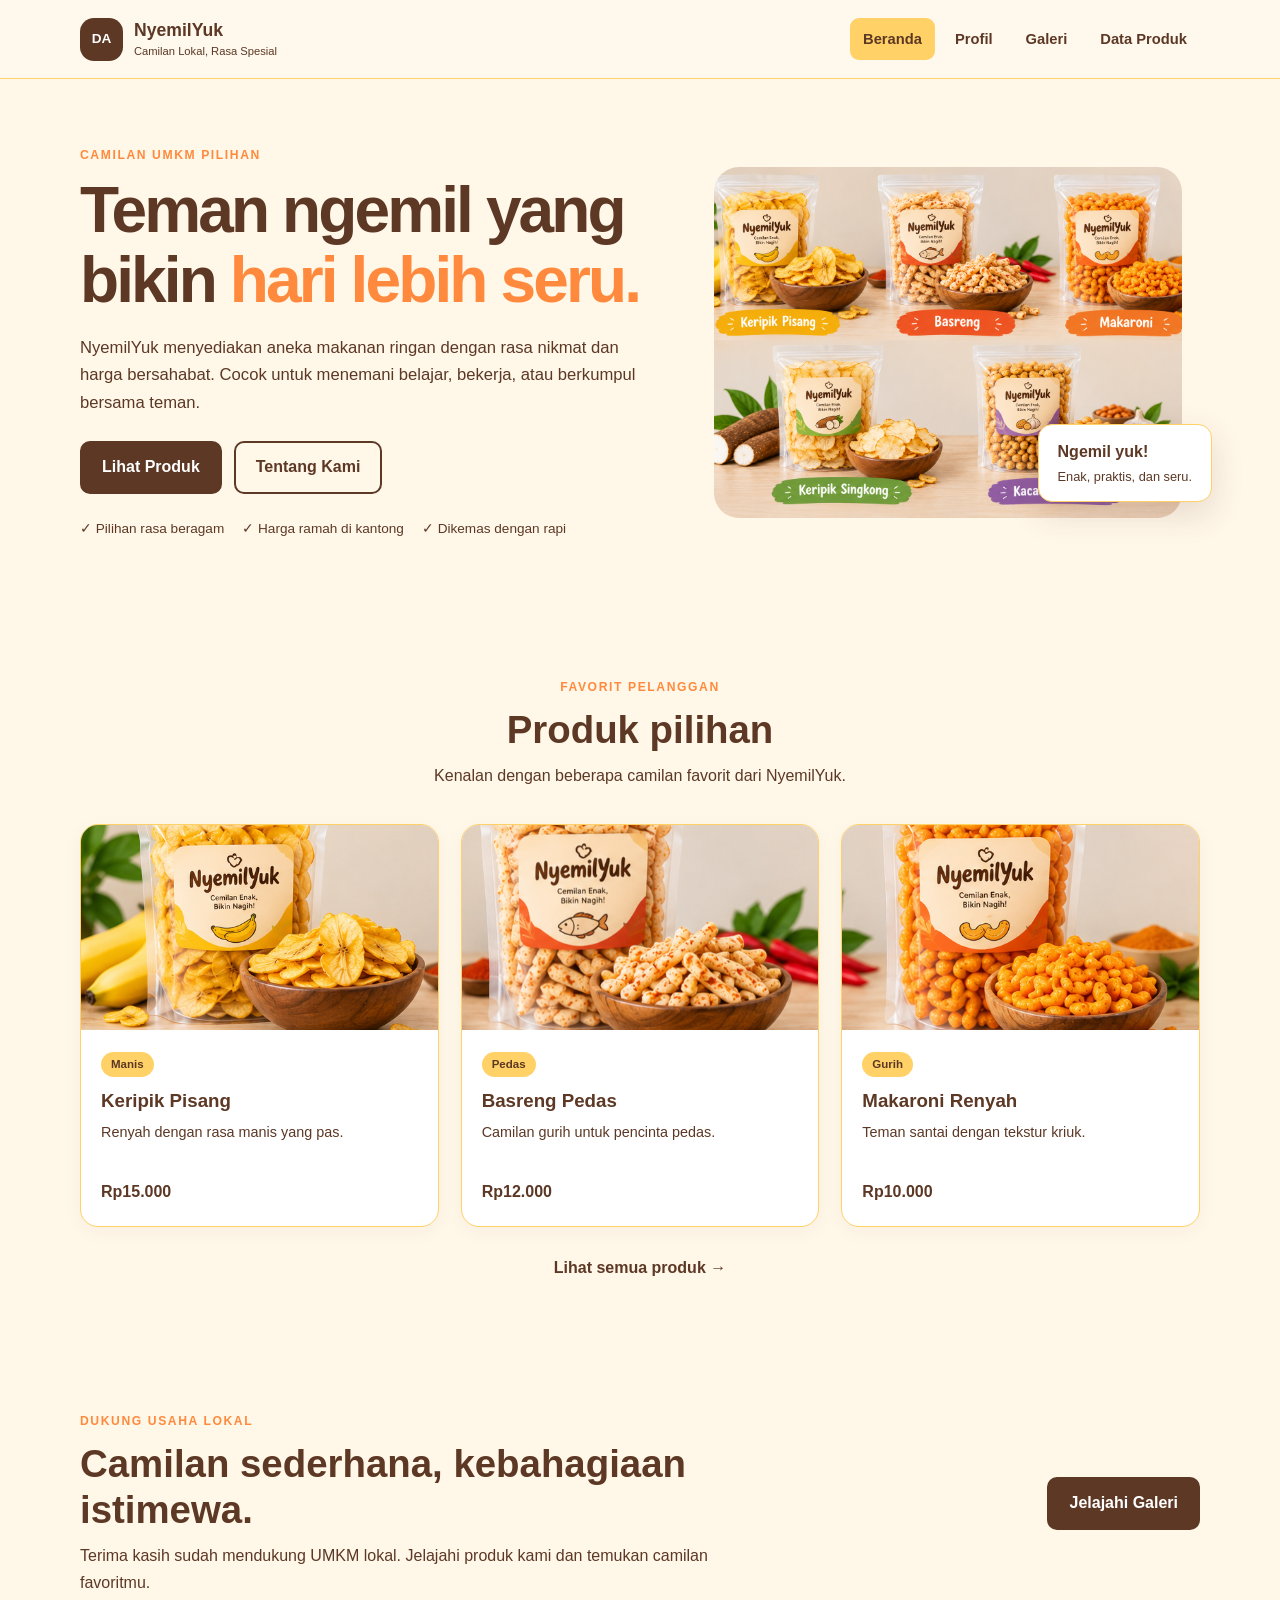
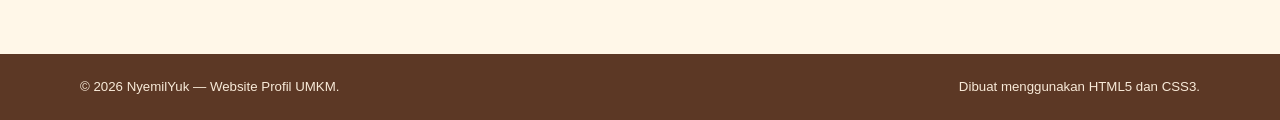
<file: index.html>
<!DOCTYPE html>
<html lang="id">
<head>
  <meta charset="UTF-8">
  <meta name="viewport" content="width=device-width, initial-scale=1.0">
  <title>NyemilYuk | Beranda</title>
  <link rel="stylesheet" href="assets/css/style.css">
</head>
<body>
  <header class="site-header">
    <div class="container nav-wrap">
      <a class="brand" href="index.html"><span class="brand-mark">DA</span><span>NyemilYuk<small>Camilan Lokal, Rasa Spesial</small></span></a>
      <nav aria-label="Navigasi utama">
        <a class="active" href="index.html">Beranda</a>
        <a href="profil.html">Profil</a>
        <a href="galeri.html">Galeri</a>
        <a href="data.html">Data Produk</a>
      </nav>
    </div>
  </header>

  <main>
    <section class="hero container">
      <div class="hero-copy">
        <p class="eyebrow">Camilan UMKM Pilihan</p>
        <h1>Teman ngemil yang bikin <span>hari lebih seru.</span></h1>
        <p>NyemilYuk menyediakan aneka makanan ringan dengan rasa nikmat dan harga bersahabat. Cocok untuk menemani belajar, bekerja, atau berkumpul bersama teman.</p>
        <div class="hero-actions">
          <a class="button" href="data.html">Lihat Produk</a>
          <a class="button button-light" href="profil.html">Tentang Kami</a>
        </div>
        <ul class="benefits">
          <li>✓ Pilihan rasa beragam</li>
          <li>✓ Harga ramah di kantong</li>
          <li>✓ Dikemas dengan rapi</li>
        </ul>
      </div>
      <div class="hero-art">
        <img src="assets/images/produk.png" alt="Aneka camilan NyemilYuk">
        <div class="floating-note"><strong>Ngemil yuk!</strong><span>Enak, praktis, dan seru.</span></div>
      </div>
    </section>

    <section class="section section-soft">
      <div class="container">
        <div class="section-heading">
          <p class="eyebrow">Favorit pelanggan</p>
          <h2>Produk pilihan</h2>
          <p>Kenalan dengan beberapa camilan favorit dari NyemilYuk.</p>
        </div>
        <div class="product-grid">
          <article class="product-card">
            <img src="assets/images/pisang.png" alt="Ilustrasi keripik pisang">
            <div class="product-info"><span class="tag">Manis</span><h3>Keripik Pisang</h3><p>Renyah dengan rasa manis yang pas.</p><strong>Rp15.000</strong></div>
          </article>
          <article class="product-card">
            <img src="assets/images/basreng.png" alt="Ilustrasi basreng pedas">
            <div class="product-info"><span class="tag">Pedas</span><h3>Basreng Pedas</h3><p>Camilan gurih untuk pencinta pedas.</p><strong>Rp12.000</strong></div>
          </article>
          <article class="product-card">
            <img src="assets/images/makaroni.png" alt="Ilustrasi makaroni renyah">
            <div class="product-info"><span class="tag">Gurih</span><h3>Makaroni Renyah</h3><p>Teman santai dengan tekstur kriuk.</p><strong>Rp10.000</strong></div>
          </article>
        </div>
        <div class="center"><a class="text-link" href="data.html">Lihat semua produk →</a></div>
      </div>
    </section>

    <section class="container callout">
      <div><p class="eyebrow">Dukung usaha lokal</p><h2>Camilan sederhana, kebahagiaan istimewa.</h2><p>Terima kasih sudah mendukung UMKM lokal. Jelajahi produk kami dan temukan camilan favoritmu.</p></div>
      <a class="button" href="galeri.html">Jelajahi Galeri</a>
    </section>
  </main>

  <footer class="site-footer"><div class="container footer-inner"><p>© 2026 NyemilYuk — Website Profil UMKM.</p><p>Dibuat menggunakan HTML5 dan CSS3.</p></div></footer>
</body>
</html>
</file>
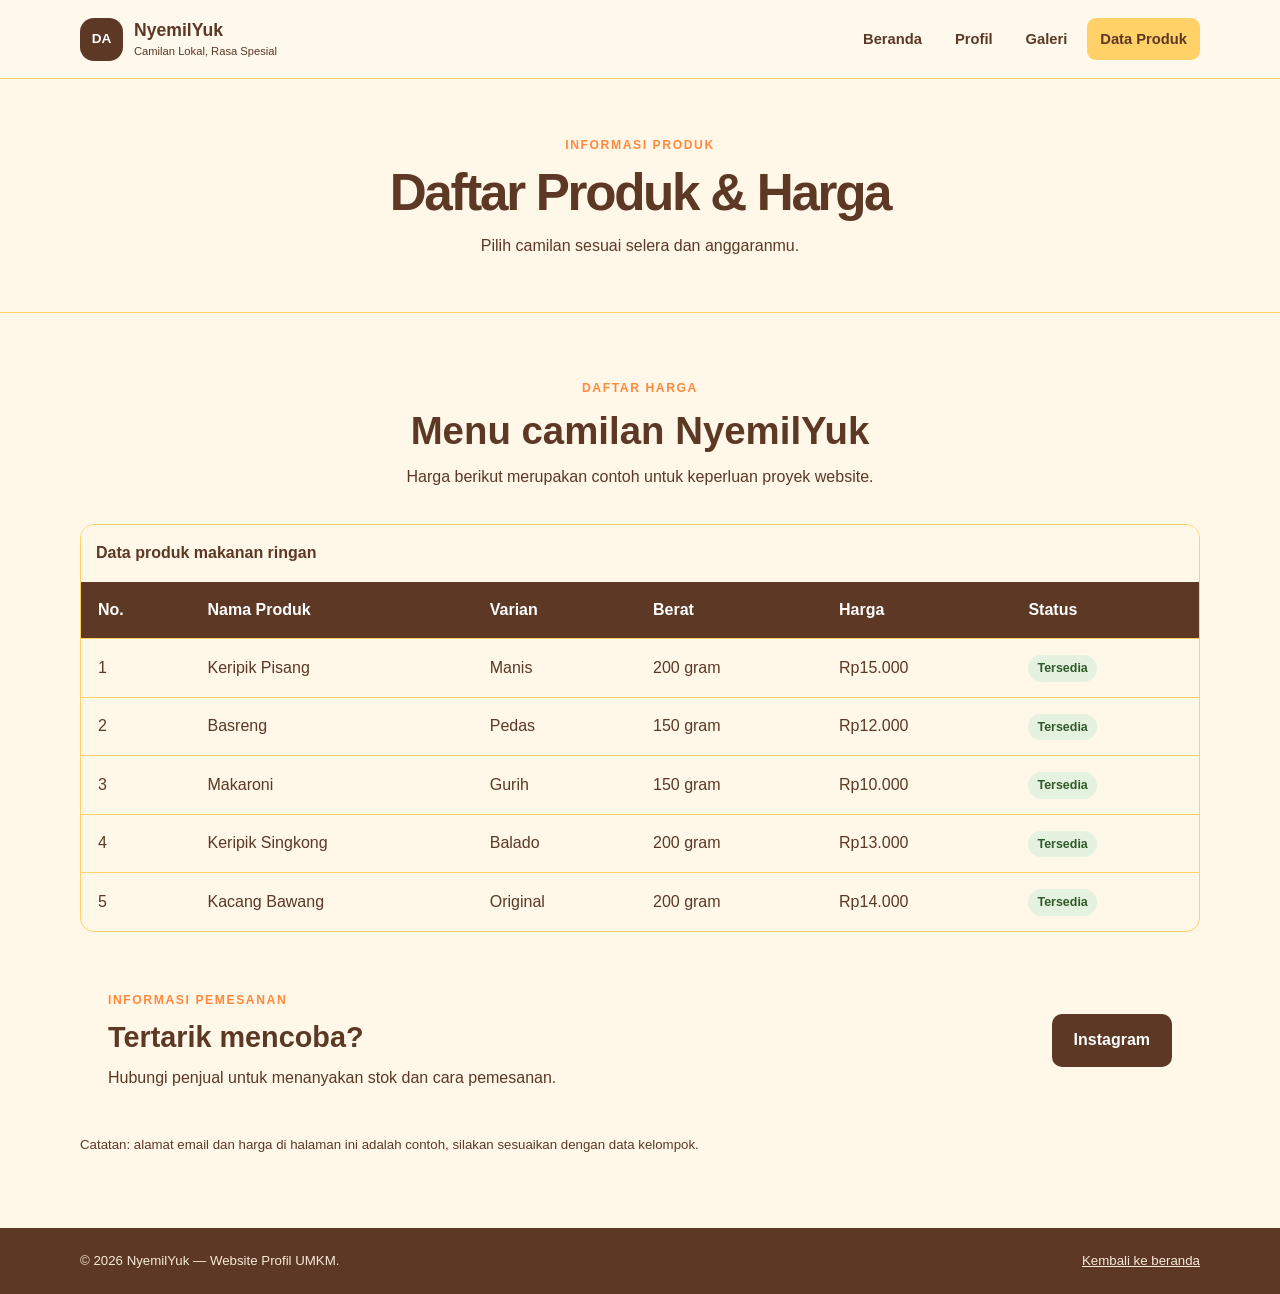
<file: data.html>
<!DOCTYPE html>
<html lang="id">
<head>
  <meta charset="UTF-8">
  <meta name="viewport" content="width=device-width, initial-scale=1.0">
  <title>NyemilYuk | Data Produk</title>
  <link rel="stylesheet" href="assets/css/style.css">
</head>
<body>
  <header class="site-header"><div class="container nav-wrap">
    <a class="brand" href="index.html"><span class="brand-mark">DA</span><span>NyemilYuk<small>Camilan Lokal, Rasa Spesial</small></span></a>
    <nav aria-label="Navigasi utama"><a href="index.html">Beranda</a><a href="profil.html">Profil</a><a href="galeri.html">Galeri</a><a class="active" href="data.html">Data Produk</a></nav>
  </div></header>
  <main>
    <section class="page-banner"><div class="container"><p class="eyebrow">Informasi produk</p><h1>Daftar Produk & Harga</h1><p>Pilih camilan sesuai selera dan anggaranmu.</p></div></section>
    <section class="container section">
      <div class="section-heading"><p class="eyebrow">Daftar harga</p><h2>Menu camilan NyemilYuk</h2><p>Harga berikut merupakan contoh untuk keperluan proyek website.</p></div>
      <div class="table-wrap">
        <table>
          <caption>Data produk makanan ringan</caption>
          <thead><tr><th scope="col">No.</th><th scope="col">Nama Produk</th><th scope="col">Varian</th><th scope="col">Berat</th><th scope="col">Harga</th><th scope="col">Status</th></tr></thead>
          <tbody>
            <tr><td>1</td><td>Keripik Pisang</td><td>Manis</td><td>200 gram</td><td>Rp15.000</td><td><span class="status">Tersedia</span></td></tr>
            <tr><td>2</td><td>Basreng</td><td>Pedas</td><td>150 gram</td><td>Rp12.000</td><td><span class="status">Tersedia</span></td></tr>
            <tr><td>3</td><td>Makaroni</td><td>Gurih</td><td>150 gram</td><td>Rp10.000</td><td><span class="status">Tersedia</span></td></tr>
            <tr><td>4</td><td>Keripik Singkong</td><td>Balado</td><td>200 gram</td><td>Rp13.000</td><td><span class="status">Tersedia</span></td></tr>
            <tr><td>5</td><td>Kacang Bawang</td><td>Original</td><td>200 gram</td><td>Rp14.000</td><td><span class="status">Tersedia</span></td></tr>
          </tbody>
        </table>
      </div>
      <div class="order-panel"><div><p class="eyebrow">Informasi pemesanan</p><h2>Tertarik mencoba?</h2><p>Hubungi penjual untuk menanyakan stok dan cara pemesanan.</p></div><a class="button" href="https://instagram.com/nyemilyukk__kk?psln=MWVvanVpb2h5emg4">Instagram</a></div>
      <p class="small-note">Catatan: alamat email dan harga di halaman ini adalah contoh, silakan sesuaikan dengan data kelompok.</p>
    </section>
  </main>
  <footer class="site-footer"><div class="container footer-inner"><p>© 2026 NyemilYuk — Website Profil UMKM.</p><p><a href="index.html">Kembali ke beranda</a></p></div></footer>
</body>
</html>
</file>
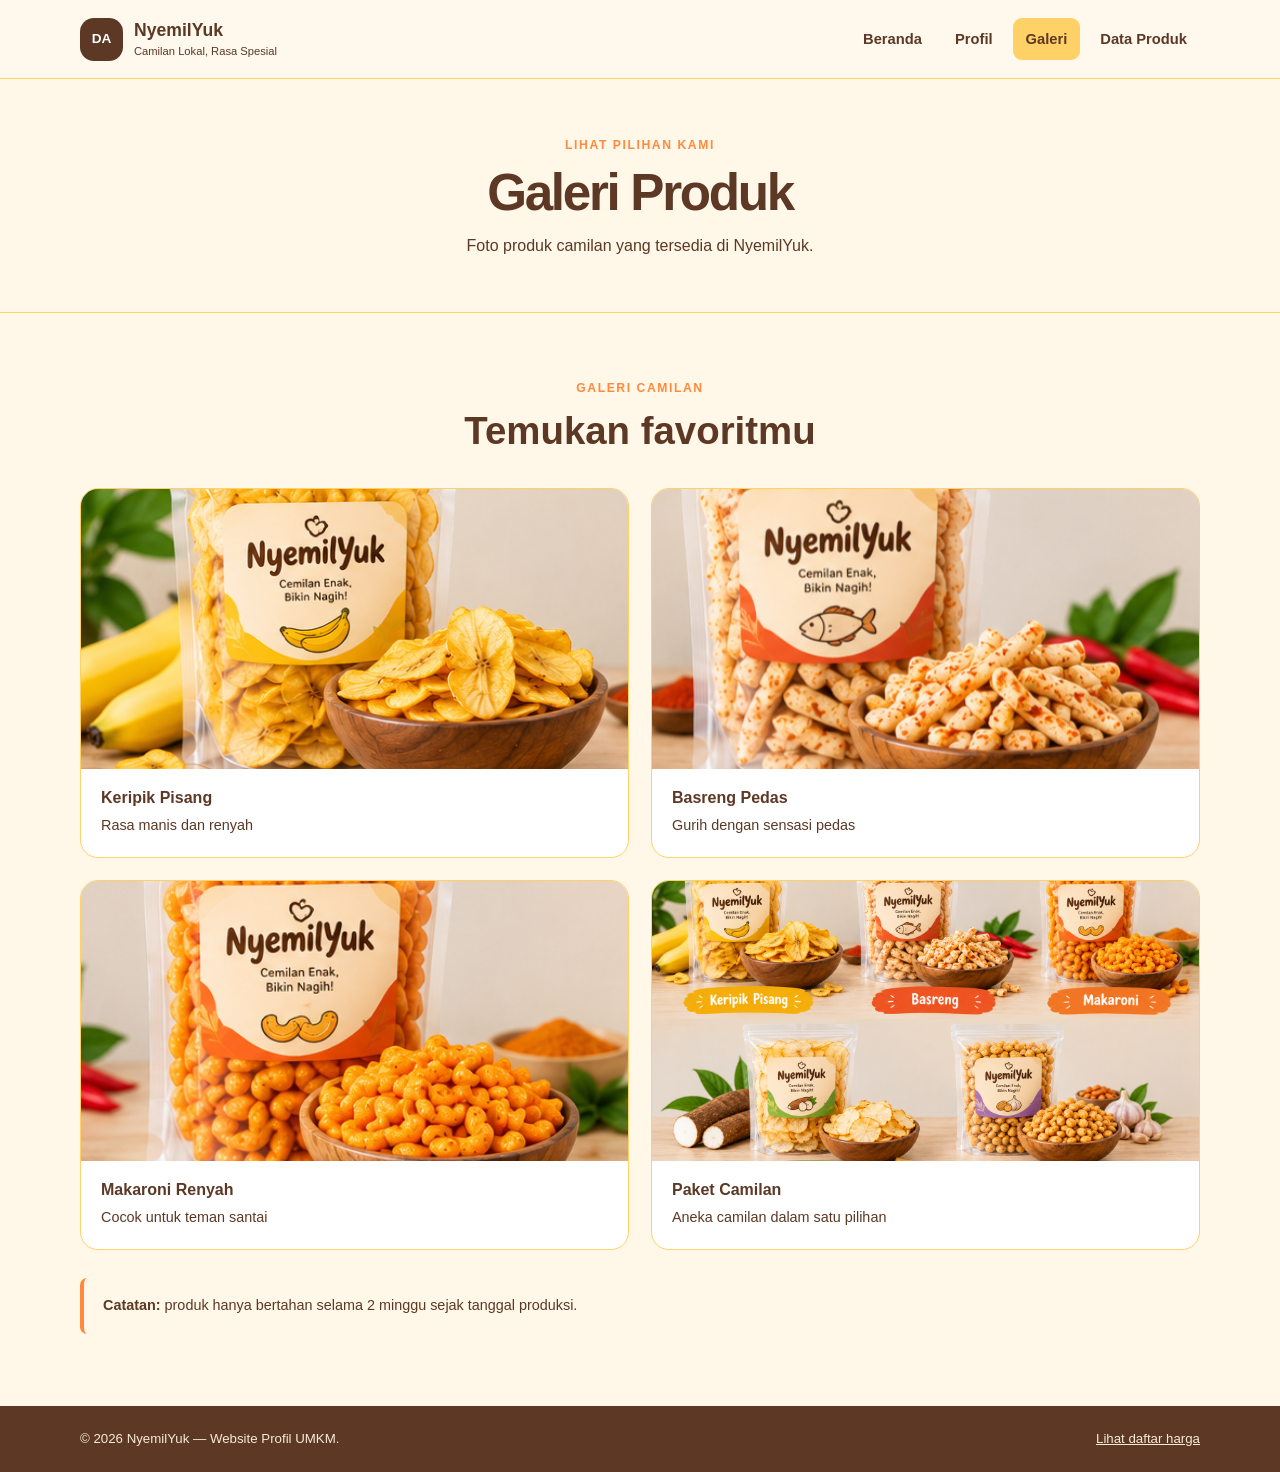
<file: galeri.html>
<!DOCTYPE html>
<html lang="id">
<head>
  <meta charset="UTF-8">
  <meta name="viewport" content="width=device-width, initial-scale=1.0">
  <title>NyemilYuk | Galeri</title>
  <link rel="stylesheet" href="assets/css/style.css">
</head>
<body>
  <header class="site-header"><div class="container nav-wrap">
    <a class="brand" href="index.html"><span class="brand-mark">DA</span><span>NyemilYuk<small>Camilan Lokal, Rasa Spesial</small></span></a>
    <nav aria-label="Navigasi utama"><a href="index.html">Beranda</a><a href="profil.html">Profil</a><a class="active" href="galeri.html">Galeri</a><a href="data.html">Data Produk</a></nav>
  </div></header>
  <main>
    <section class="page-banner"><div class="container"><p class="eyebrow">Lihat pilihan kami</p><h1>Galeri Produk</h1><p>Foto produk camilan yang tersedia di NyemilYuk.</p></div></section>
    <section class="container section">
      <div class="section-heading"><p class="eyebrow">Galeri camilan</p><h2>Temukan favoritmu</h2></div>
      <div class="gallery-grid">
        <figure class="gallery-item"><img src="assets/images/pisang.png" alt="Ilustrasi keripik pisang dalam kemasan"><figcaption><strong>Keripik Pisang</strong><span>Rasa manis dan renyah</span></figcaption></figure>
        <figure class="gallery-item"><img src="assets/images/basreng.png" alt="Ilustrasi basreng pedas"><figcaption><strong>Basreng Pedas</strong><span>Gurih dengan sensasi pedas</span></figcaption></figure>
        <figure class="gallery-item"><img src="assets/images/makaroni.png" alt="Ilustrasi makaroni renyah"><figcaption><strong>Makaroni Renyah</strong><span>Cocok untuk teman santai</span></figcaption></figure>
        <figure class="gallery-item"><img src="assets/images/produk.png" alt="Ilustrasi aneka camilan"><figcaption><strong>Paket Camilan</strong><span>Aneka camilan dalam satu pilihan</span></figcaption></figure>
      </div>
      <div class="notice"><strong>Catatan:</strong> produk hanya bertahan selama 2 minggu sejak tanggal produksi.</div>
    </section>
  </main>
  <footer class="site-footer"><div class="container footer-inner"><p>© 2026 NyemilYuk — Website Profil UMKM.</p><p><a href="data.html">Lihat daftar harga</a></p></div></footer>
</body>
</html>
</file>
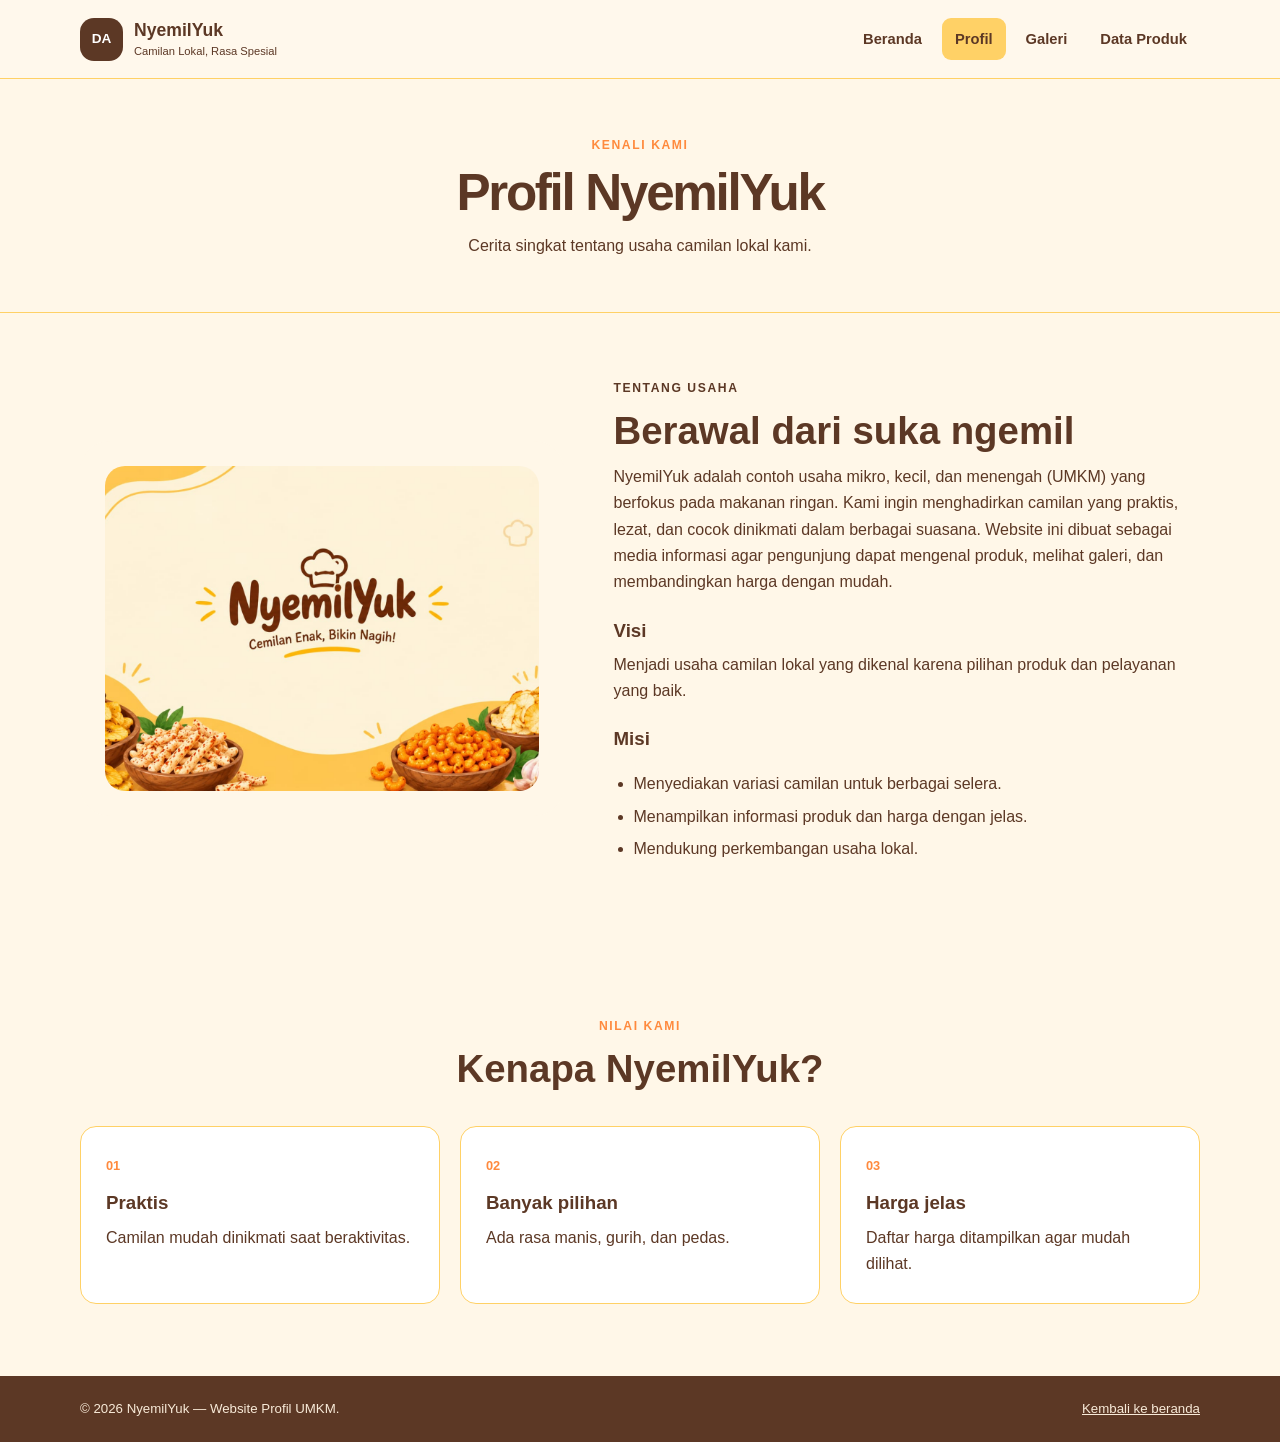
<file: profil.html>
<!DOCTYPE html>
<html lang="id">
<head>
  <meta charset="UTF-8">
  <meta name="viewport" content="width=device-width, initial-scale=1.0">
  <title>NyemilYuk | Profil</title>
  <link rel="stylesheet" href="assets/css/style.css">
</head>
<body>
  <header class="site-header"><div class="container nav-wrap">
    <a class="brand" href="index.html"><span class="brand-mark">DA</span><span>NyemilYuk<small>Camilan Lokal, Rasa Spesial</small></span></a>
    <nav aria-label="Navigasi utama"><a href="index.html">Beranda</a><a class="active" href="profil.html">Profil</a><a href="galeri.html">Galeri</a><a href="data.html">Data Produk</a></nav>
  </div></header>
  <main>
    <section class="page-banner"><div class="container"><p class="eyebrow">Kenali kami</p><h1>Profil NyemilYuk</h1><p>Cerita singkat tentang usaha camilan lokal kami.</p></div></section>
    <section class="container story-layout section">
      <div class="story-image"><img src="assets/images/profil.jpeg" alt="Aneka produk camilan NyemilYuk"></div>
      <div class="story-copy"><p class="eyebrow">Tentang usaha</p><h2>Berawal dari suka ngemil</h2>
        <p>NyemilYuk adalah contoh usaha mikro, kecil, dan menengah (UMKM) yang berfokus pada makanan ringan. Kami ingin menghadirkan camilan yang praktis, lezat, dan cocok dinikmati dalam berbagai suasana. Website ini dibuat sebagai media informasi agar pengunjung dapat mengenal produk, melihat galeri, dan membandingkan harga dengan mudah.</p>
        <h3>Visi</h3><p>Menjadi usaha camilan lokal yang dikenal karena pilihan produk dan pelayanan yang baik.</p>
        <h3>Misi</h3><ul class="check-list"><li>Menyediakan variasi camilan untuk berbagai selera.</li><li>Menampilkan informasi produk dan harga dengan jelas.</li><li>Mendukung perkembangan usaha lokal.</li></ul>
      </div>
    </section>
    <section class="section section-soft"><div class="container">
      <div class="section-heading"><p class="eyebrow">Nilai kami</p><h2>Kenapa NyemilYuk?</h2></div>
      <div class="value-grid"><article class="value-card"><span>01</span><h3>Praktis</h3><p>Camilan mudah dinikmati saat beraktivitas.</p></article><article class="value-card"><span>02</span><h3>Banyak pilihan</h3><p>Ada rasa manis, gurih, dan pedas.</p></article><article class="value-card"><span>03</span><h3>Harga jelas</h3><p>Daftar harga ditampilkan agar mudah dilihat.</p></article></div>
    </div></section>
  </main>
  <footer class="site-footer"><div class="container footer-inner"><p>© 2026 NyemilYuk — Website Profil UMKM.</p><p><a href="index.html">Kembali ke beranda</a></p></div></footer>
</body>
</html>
</file>
<file: assets/css/style.css>
/* ==========================================================================
   DAPUR AQSA - CSS3 MURNI
   ========================================================================== */

/* --- 1. VARIABEL WARNA & TEMA --- */
:root {
  --brown: #5C3825;          /* Menggunakan Cokelat */
  --brown-dark: #5C3825;     /* Menggunakan Cokelat */
  --brown-light: #FF8A3D;    /* Menggunakan Oranye sebagai aksen terang */
  --cream: #FFF7E8;          /* Menggunakan Cream */
  --cream-deep: #FFD166;     /* Menggunakan Kuning untuk variasi kedalaman */
  --paper: #FFF7E8;          /* Menggunakan Cream */
  --text: #5C3825;           /* Menggunakan Cokelat untuk teks */
  --muted: #5C3825;          /* Menggunakan Cokelat */
  --border: #FFD166;         /* Menggunakan Kuning untuk border */
  --shadow: 0 12px 32px rgba(92, 56, 37, 0.15);
}

/* --- 2. RESET & PENGATURAN DASAR --- */
* { box-sizing: border-box; }
html { scroll-behavior: smooth; }
body { margin: 0; color: var(--text); background: var(--paper); font-family: Arial, Helvetica, sans-serif; line-height: 1.65; }
img { display: block; max-width: 100%; }
a { color: inherit; }
h1, h2, h3, p { margin-top: 0; }

/* --- 3. LAYOUT UTAMA & CONTAINER --- */
.container { width: min(1120px, calc(100% - 40px)); margin-inline: auto; }
.section { padding-top: 65px; padding-bottom: 72px; }
.section-soft { background: var(--cream); }
.section-heading { max-width: 650px; margin: 0 auto 34px; text-align: center; }
.section-heading h2, .callout h2, .story-copy h2, .order-panel h2 { margin-bottom: 10px; color: var(--brown-dark); font-size: clamp(1.8rem, 3vw, 2.5rem); line-height: 1.2; }
.section-heading > p:last-child { margin-bottom: 0; color: var(--muted); }
.center { margin-top: 28px; text-align: center; }

/* --- 4. HEADER & NAVIGASI --- */
.site-header { position: sticky; top: 0; z-index: 10; background: rgba(255, 248, 237, 0.96); border-bottom: 1px solid var(--border); }
.nav-wrap { min-height: 78px; display: flex; justify-content: space-between; align-items: center; gap: 24px; }
.brand { display: flex; align-items: center; gap: 11px; color: var(--brown-dark); text-decoration: none; font-size: 1.1rem; font-weight: 800; line-height: 1.2; }
.brand small { display: block; margin-top: 4px; color: var(--muted); font-size: .7rem; font-weight: 400; }
.brand-mark { display: grid; place-items: center; width: 43px; height: 43px; border-radius: 14px; background: var(--brown); color: white; font-size: .85rem; }
nav { display: flex; align-items: center; gap: 7px; flex-wrap: wrap; }
nav a { padding: 9px 13px; border-radius: 9px; color: var(--muted); text-decoration: none; font-size: .92rem; font-weight: 700; }
nav a:hover, nav a.active { color: var(--brown); background: var(--cream-deep); }

/* --- 5. HERO SECTION (BANNER UTAMA) --- */
.hero { display: flex; align-items: center; gap: 45px; padding-top: 66px; padding-bottom: 72px; }
.hero-copy { flex: 1.1; }
.eyebrow { margin: 0 0 10px; color: var(--brown-light); text-transform: uppercase; letter-spacing: .13em; font-size: .76rem; font-weight: 800; }
h1 { margin-bottom: 18px; color: var(--brown-dark); font-size: clamp(2.3rem, 5vw, 4.15rem); line-height: 1.1; letter-spacing: -.045em; }
h1 span { color: var(--brown-light); }
.hero-copy > p:not(.eyebrow) { max-width: 580px; color: var(--muted); font-size: 1.04rem; }
.hero-art { position: relative; flex: .9; min-width: 0; padding: 18px; border-radius: 34px; background: var(--cream); }
.hero-art img { width: 100%; aspect-ratio: 4 / 3; object-fit: cover; object-position: center; border-radius: 25px; }
.floating-note { position: absolute; right: -12px; bottom: 34px; display: flex; flex-direction: column; padding: 14px 19px; border: 1px solid var(--border); border-radius: 14px; background: white; box-shadow: var(--shadow); }
.floating-note span { color: var(--muted); font-size: .8rem; }
.benefits { display: flex; flex-wrap: wrap; gap: 10px 18px; padding: 0; margin: 24px 0 0; list-style: none; color: var(--muted); font-size: .85rem; }

/* --- 6. TOMBOL, TAG, & LINK --- */
.hero-actions { display: flex; flex-wrap: wrap; gap: 12px; margin-top: 25px; }
.button { display: inline-flex; justify-content: center; align-items: center; min-height: 46px; padding: 11px 20px; border: 2px solid var(--brown); border-radius: 10px; background: var(--brown); color: white; text-decoration: none; font-weight: 700; transition: .2s ease; }
.button:hover { background: var(--brown-dark); border-color: var(--brown-dark); transform: translateY(-1px); }
.button-light { background: transparent; color: var(--brown); }
.button-light:hover { background: var(--cream-deep); color: var(--brown-dark); }
.text-link { color: var(--brown); font-weight: 800; text-decoration: none; }
.text-link:hover { text-decoration: underline; }
.tag { display: inline-block; padding: 3px 10px; border-radius: 30px; background: var(--cream-deep); color: var(--brown); font-size: .72rem; font-weight: 800; }
.status { display: inline-block; padding: 3px 9px; border-radius: 20px; background: #e4f2df; color: #315a2a; font-size: .78rem; font-weight: 700; }

/* --- 7. PRODUK & CARD --- */
.product-grid { display: flex; align-items: stretch; gap: 22px; }
.product-card { flex: 1; min-width: 0; overflow: hidden; border: 1px solid var(--border); border-radius: 18px; background: white; box-shadow: 0 5px 20px rgba(77, 48, 30, .04); }
.product-card > img { width: 100%; height: 205px; object-fit: cover; background: var(--cream-deep); }
.product-info { padding: 20px; }
.product-info h3 { margin: 9px 0 5px; }
.product-info p { min-height: 48px; margin-bottom: 10px; color: var(--muted); font-size: .9rem; }
.product-info strong { color: var(--brown); }

/* --- 8. HALAMAN & TENTANG KAMI (STORY) --- */
.page-banner { padding: 56px 0 52px; background: var(--cream); border-bottom: 1px solid var(--border); text-align: center; }
.page-banner h1 { margin-bottom: 12px; font-size: clamp(2.2rem, 4vw, 3.4rem); }
.page-banner p:last-child { margin-bottom: 0; color: var(--muted); }
.story-layout { display: flex; align-items: center; gap: 50px; }
.story-image { flex: .85; padding: 25px; border-radius: 30px; background: var(--cream); }
.story-image img { width: 500%; aspect-ratio: 4 / 3; object-fit: cover; object-position: center; border-radius: 20px; }
.story-copy { flex: 1.15; }
.story-copy h2 { font-size: clamp(1.9rem, 3vw, 2.6rem); }
.story-copy p { color: var(--muted); }
.story-copy h3 { margin: 20px 0 5px; color: var(--brown); }
.check-list { padding-left: 20px; color: var(--muted); }
.check-list li { margin-bottom: 6px; }
.value-grid { display: flex; gap: 20px; }
.value-card { flex: 1; padding: 25px; border: 1px solid var(--border); border-radius: 16px; background: white; }
.value-card span { color: var(--brown-light); font-size: .8rem; font-weight: 800; }
.value-card h3 { margin: 10px 0 6px; }
.value-card p { margin-bottom: 0; color: var(--muted); }

/* --- 9. GALERI --- */
.gallery-grid { display: flex; flex-wrap: wrap; gap: 22px; }
.gallery-item { flex: 1 1 calc(50% - 22px); min-width: 0; overflow: hidden; margin: 0; border: 1px solid var(--border); border-radius: 18px; background: white; }
.gallery-item img { width: 100%; height: 280px; object-fit: cover; background: var(--cream-deep); }
.gallery-item figcaption { display: flex; flex-direction: column; gap: 3px; padding: 16px 20px 19px; }
.gallery-item figcaption span { color: var(--muted); font-size: .9rem; }

/* --- 10. TABEL, CALLOUT, & PANEL --- */
.notice { margin-top: 28px; padding: 16px 19px; border-left: 4px solid var(--brown-light); border-radius: 7px; background: var(--cream); color: var(--muted); font-size: .9rem; }
.table-wrap { overflow-x: auto; border: 1px solid var(--border); border-radius: 14px; }
table { width: 100%; min-width: 680px; border-collapse: collapse; text-align: left; }
caption { padding: 15px; background: var(--cream); color: var(--brown); font-weight: 800; text-align: left; }
th, td { padding: 15px 17px; border-bottom: 1px solid var(--border); }
thead { background: var(--brown); color: white; }
tbody tr:nth-child(even) { background: var(--cream); }
tbody tr:last-child td { border-bottom: 0; }
.callout { display: flex; justify-content: space-between; align-items: center; gap: 28px; padding-top: 58px; padding-bottom: 58px; }
.callout > div { max-width: 700px; }
.callout p:not(.eyebrow) { margin-bottom: 0; color: var(--muted); }
.order-panel { display: flex; justify-content: space-between; align-items: center; gap: 25px; margin-top: 30px; padding: 28px; border-radius: 18px; background: var(--cream); }
.order-panel h2 { font-size: 1.8rem; }
.order-panel p:not(.eyebrow) { margin-bottom: 0; color: var(--muted); }
.small-note { margin: 15px 0 0; color: var(--muted); font-size: .83rem; }

/* --- 11. FOOTER --- */
.site-footer { background: var(--brown-dark); color: #f8ead8; }
.footer-inner { display: flex; justify-content: space-between; align-items: center; gap: 18px; padding-top: 22px; padding-bottom: 22px; font-size: .83rem; }
.footer-inner p { margin: 0; }
.footer-inner a { color: #f8ead8; }

/* --- 12. RESPONSIVE MEDIA QUERIES --- */
@media (max-width: 800px) {
  .nav-wrap { align-items: flex-start; flex-direction: column; padding-top: 15px; padding-bottom: 13px; gap: 12px; }
  nav { width: 100%; gap: 3px; }
  nav a { padding: 8px 10px; font-size: .86rem; }
  .hero { gap: 28px; padding-top: 45px; padding-bottom: 50px; }
  .hero-art { flex: .8; padding: 10px; }
  .floating-note { right: -4px; bottom: 20px; padding: 10px 12px; }
  .product-grid { flex-wrap: wrap; }
  .product-card { flex: 1 1 calc(50% - 22px); }
  .story-layout { gap: 28px; }
  .gallery-item img { height: 230px; }
}

@media (max-width: 560px) {
  .container { width: min(100% - 28px, 1120px); }
  .hero, .story-layout, .callout, .order-panel { flex-direction: column; align-items: stretch; }
  .hero { padding-top: 35px; gap: 30px; }
  .hero-art { width: 100%; }
  h1 { font-size: 2.5rem; }
  .benefits { flex-direction: column; gap: 5px; }
  .section { padding-top: 46px; padding-bottom: 50px; }
  .product-card { flex-basis: 100%; }
  .product-card > img { height: 230px; }
  .value-grid { flex-direction: column; }
  .gallery-item { flex-basis: 100%; }
  .gallery-item img { height: 240px; }
  .footer-inner { align-items: flex-start; flex-direction: column; gap: 5px; }
  .order-panel { align-items: flex-start; }
  .button { width: fit-content; }
}
</file>
